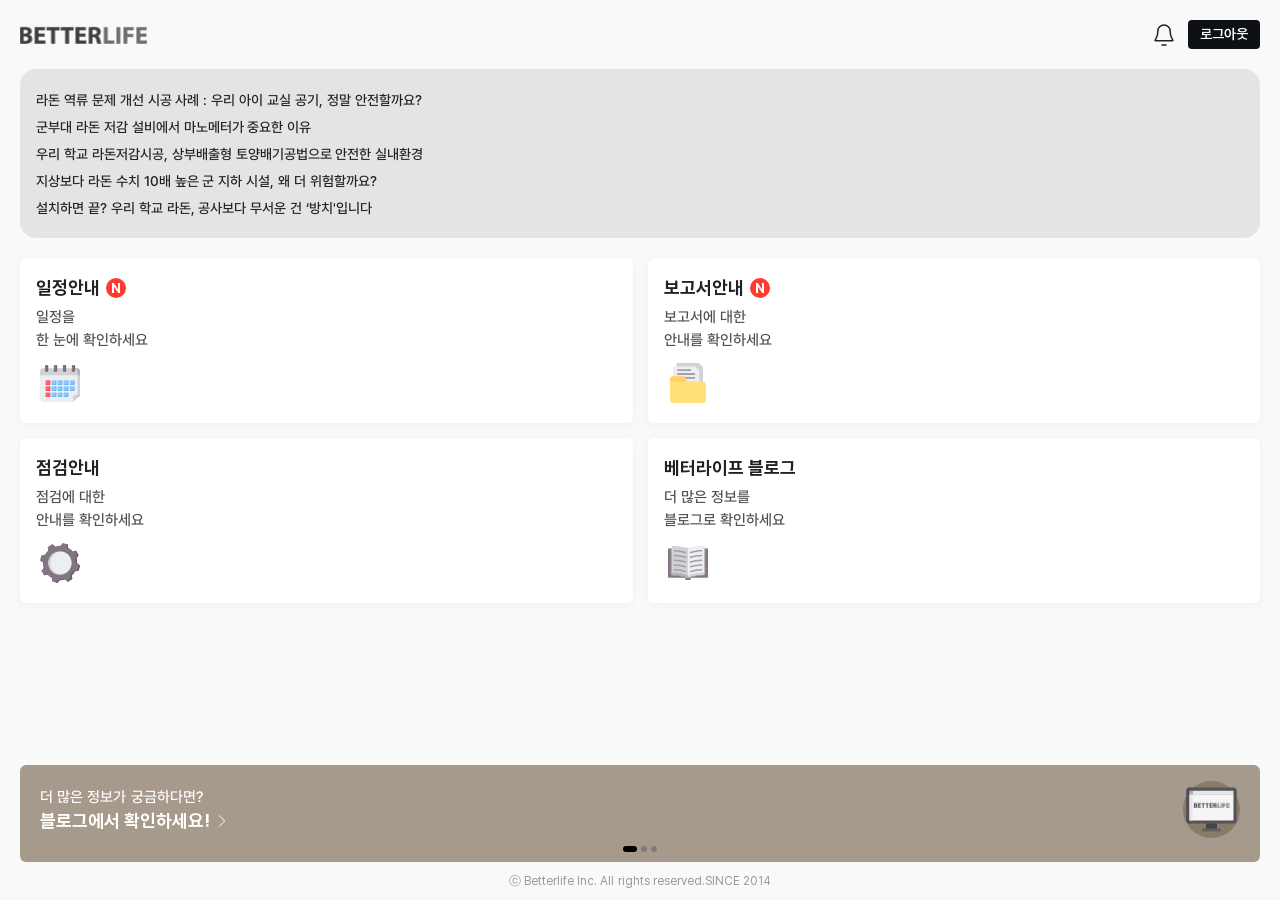
<file: index.html>
<!DOCTYPE html>
<html lang="ko">

<head>
    <meta charset="utf-8" />
    <meta name="Keywords" content="" />
    <meta name="Description" content="" />
    <meta name="Author" content="" />
    <meta name="viewport"
        content="width=device-width, height=device-height, initial-scale=1.0, minimum-scale=1.0, maximum-scale=2.0, user-scalable=yes">
    <title>베터라이프</title>
    <link rel="stylesheet" href="css/fonts.css">
    <link rel="stylesheet" href="css/reset.css">
    <link rel="stylesheet" href="css/style.css">
    <link rel="stylesheet" href="css/main.css">
    <link rel="stylesheet" href="css/aos.css">
    <link rel="stylesheet" href="css/slick.css">

    <script src="js/jquery-1.12.4.min.js"></script>
    <script src="js/slick.min.js"></script>
    <script src="js/aos.js"></script>
    <script src="js/main.js"></script>
    <script src="js/script.js"></script>

</head>

<body>

    <div id="wrap">

        <header id="headerWrap">
            <div class="container">

                <div class="headerBox">

                    <div class="logoBox">
                        <h1>
                            <a href="#">
                                <img src="images/common/logo01.svg" alt="BETTERLIFE">
                            </a>
                        </h1>
                    </div>
                    <!-- //logoBox -->

                    <div class="utilBox">
                        <button type="button" class="alarmBtn" aria-label="알림"></button>
                        <a href="#" class="authBtn">로그아웃</a>
                    </div>
                    <!-- //utilBox -->

                </div>

            </div>
        </header>
        <!-- //headerWrap -->

        <main>

            <section id="noticeWrap">
                <div class="container">
                    <div class="noticeBox">

                        <ul class="noticeList">
                            <li>
                                <a href="#">라돈 역류 문제 개선 시공 사례 : 우리 아이 교실 공기, 정말 안전할까요?</a>
                            </li>
                            <li>
                                <a href="#">군부대 라돈 저감 설비에서 마노메터가 중요한 이유</a>
                            </li>
                            <li>
                                <a href="#">우리 학교 라돈저감시공, 상부배출형 토양배기공법으로 안전한 실내환경</a>
                            </li>
                            <li>
                                <a href="#">지상보다 라돈 수치 10배 높은 군 지하 시설, 왜 더 위험할까요?</a>
                            </li>
                            <li>
                                <a href="#">설치하면 끝? 우리 학교 라돈, 공사보다 무서운 건 ‘방치'입니다</a>
                            </li>
                        </ul>
                        <!-- //infoList -->

                    </div>
                </div>
            </section>
            <!-- //noticeWrap -->

            <section id="infoWrap">
                <div class="container">
                    <div class="infoBox">

                        <ul class="infoList">
                            <li>
                                <a href="#">
                                    <h2>
                                        일정안내
                                        <img src="images/common/notification_icon.svg" alt="새 글">
                                    </h2>
                                    <p>
                                        일정을 <br>
                                        한 눈에 확인하세요
                                    </p>
                                    <img src="images/main/info_icon01.svg" alt="">
                                </a>
                            </li>
                            <li>
                                <a href="#">
                                    <h2>
                                        보고서안내
                                        <img src="images/common/notification_icon.svg" alt="새 글">
                                    </h2>
                                    <p>
                                        보고서에 대한 <br>
                                        안내를 확인하세요
                                    </p>
                                    <img src="images/main/info_icon02.svg" alt="">
                                </a>
                            </li>
                            <li>
                                <a href="#">
                                    <h2>
                                        점검안내
                                    </h2>
                                    <p>
                                        점검에 대한 <br>
                                        안내를 확인하세요
                                    </p>
                                    <img src="images/main/info_icon03.svg" alt="">
                                </a>
                            </li>
                            <li>
                                <a href="#">
                                    <h2>
                                        베터라이프 블로그
                                    </h2>
                                    <p>
                                        더 많은 정보를<br>
                                        블로그로 확인하세요
                                    </p>
                                    <img src="images/main/info_icon04.svg" alt="">
                                </a>
                            </li>
                        </ul>

                    </div>
                </div>
            </section>
            <!-- //infoWrap -->

        </main>
        <!-- //main -->

        <footer id="footerWrap">
            <div class="container">

                <div class="bannerBox">

                    <div class="slickWrap">
                        <div class="slick">

                            <div class="slide">
                                <a href="#" class="slideBox">
                                    <p>
                                        더 많은 정보가 궁금하다면?
                                        <strong>
                                            블로그에서 확인하세요!
                                        </strong>
                                    </p>
                                    <img src="images/common/banner_img01.svg" alt="">
                                </a>
                            </div>
                            <!-- //slide -->

                            <div class="slide">
                                <a href="#" class="slideBox">
                                    <p>
                                        더 많은 정보가 궁금하다면?
                                        <strong>
                                            블로그에서 확인하세요!
                                        </strong>
                                    </p>
                                    <img src="images/common/banner_img01.svg" alt="">
                                </a>
                            </div>
                            <!-- //slide -->

                            <div class="slide">
                                <a href="#" class="slideBox">
                                    <p>
                                        더 많은 정보가 궁금하다면?
                                        <strong>
                                            블로그에서 확인하세요!
                                        </strong>
                                    </p>
                                    <img src="images/common/banner_img01.svg" alt="">
                                </a>
                            </div>
                            <!-- //slide -->

                        </div>
                    </div>
                </div>
                <!-- //bannerBox -->

                <div class="footerBox">
                    <span class="copyright">
                        ⓒ Betterlife Inc. All rights reserved.SINCE 2014
                    </span>
                </div>
                <!-- //footerBox -->

            </div>
        </footer>
        <!-- //footerWrap -->

    </div>
    <!-- //wrap -->

</body>

</html>
</file>
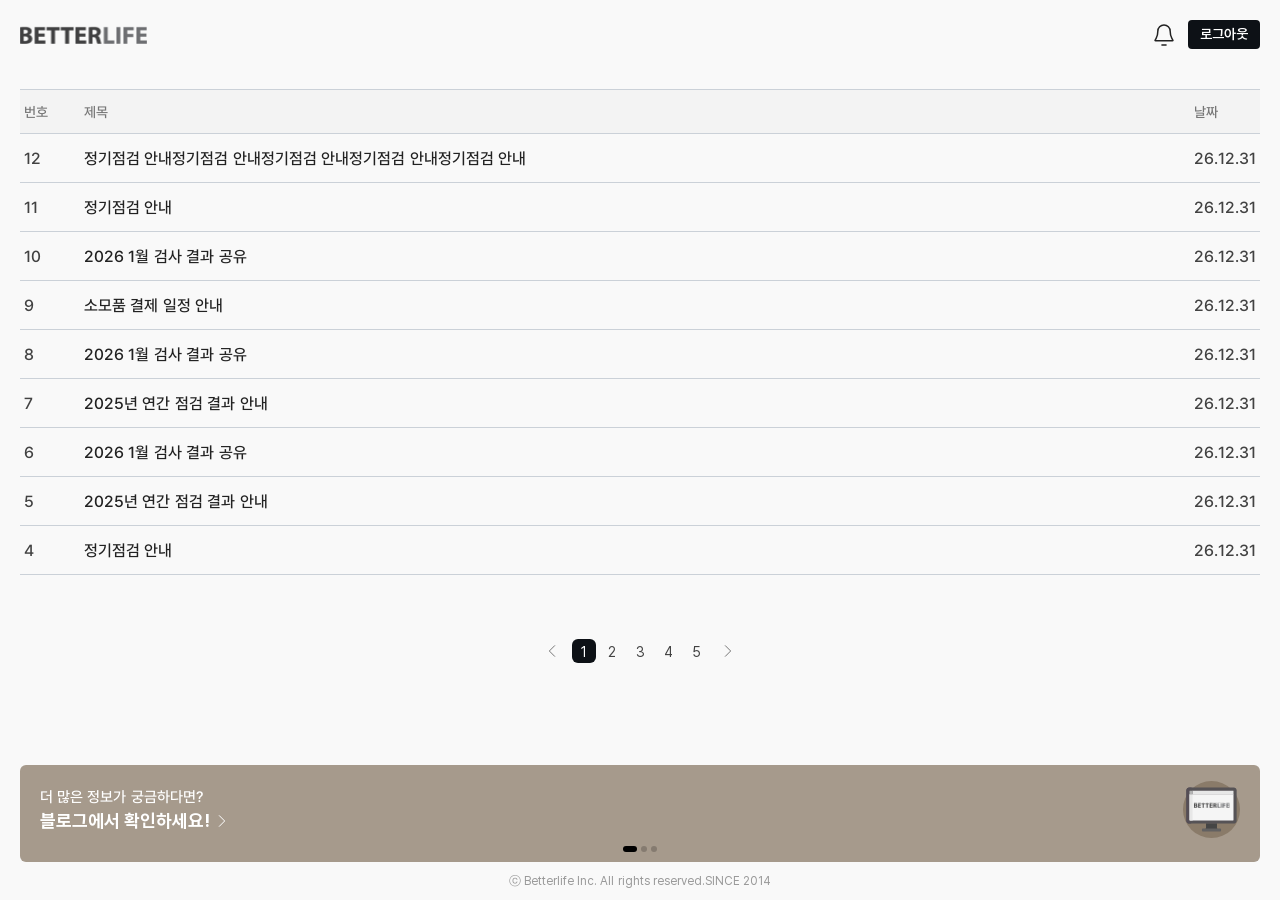
<file: sub/sub_board_list.html>
<!DOCTYPE html>
<html lang="ko">

<head>
    <meta charset="utf-8" />
    <meta name="Keywords" content="" />
    <meta name="Description" content="" />
    <meta name="Author" content="" />
    <meta name="viewport"
        content="width=device-width, height=device-height, initial-scale=1.0, minimum-scale=1.0, maximum-scale=2.0, user-scalable=yes">
    <title>베터라이프</title>
    <link rel="stylesheet" href="../css/fonts.css">
    <link rel="stylesheet" href="../css/reset.css">
    <link rel="stylesheet" href="../css/style.css">
    <link rel="stylesheet" href="../css/sub.css">
    <link rel="stylesheet" href="../css/aos.css">
    <link rel="stylesheet" href="../css/slick.css">

    <script src="../js/jquery-1.12.4.min.js"></script>
    <script src="../js/slick.min.js"></script>
    <script src="../js/aos.js"></script>
    <script src="../js/sub.js"></script>
    <script src="../js/script.js"></script>

</head>

<body>

    <div id="wrap">

        <header id="headerWrap">
            <div class="container">

                <div class="headerBox">

                    <div class="logoBox">
                        <h1>
                            <a href="#">
                                <img src="../images/common/logo01.svg" alt="BETTERLIFE">
                            </a>
                        </h1>
                    </div>
                    <!-- //logoBox -->

                    <div class="utilBox">
                        <button type="button" class="alarmBtn" aria-label="알림"></button>
                        <a href="#" class="authBtn">로그아웃</a>
                    </div>
                    <!-- //utilBox -->

                </div>

            </div>
        </header>
        <!-- //headerWrap -->

        <main>

            <!-- 콘텐츠 영역 -->
            <div class="contentBox">

                <div class="container">
                    <div class="boardListBox">
                        <div class="boardTableBox">
                            <table class="boardTable">
                                <caption class="blind">
                                    공지사항 테이블
                                </caption>
                                <colgroup>
                                    <col style="width: 60px">
                                    <col style="width: auto">
                                    <col style="width: 70px">
                                </colgroup>
                                <thead>
                                    <tr>
                                        <th>
                                            번호
                                        </th>
                                        <th>
                                            제목
                                        </th>
                                        <th>
                                            날짜
                                        </th>
                                    </tr>
                                </thead>
                                <tbody>
                                    <tr>
                                        <td>12</td>
                                        <td>
                                            <a href="#">정기점검 안내정기점검 안내정기점검 안내정기점검 안내정기점검 안내</a>
                                        </td>
                                        <td>26.12.31</td>
                                    </tr>
                                    <tr>
                                        <td>11</td>
                                        <td>
                                            <a href="#">정기점검 안내</a>
                                        </td>
                                        <td>26.12.31</td>
                                    </tr>
                                    <tr>
                                        <td>10</td>
                                        <td>
                                            <a href="#">2026 1월 검사 결과 공유</a>
                                        </td>
                                        <td>26.12.31</td>
                                    </tr>
                                    <tr>
                                        <td>9</td>
                                        <td>
                                            <a href="#">소모품 결제 일정 안내</a>
                                        </td>
                                        <td>26.12.31</td>
                                    </tr>
                                    <tr>
                                        <td>8</td>
                                        <td>
                                            <a href="#">2026 1월 검사 결과 공유</a>
                                        </td>
                                        <td>26.12.31</td>
                                    </tr>
                                    <tr>
                                        <td>7</td>
                                        <td>
                                            <a href="#">2025년 연간 점검 결과 안내</a>
                                        </td>
                                        <td>26.12.31</td>
                                    </tr>
                                    <tr>
                                        <td>6</td>
                                        <td>
                                            <a href="#">2026 1월 검사 결과 공유</a>
                                        </td>
                                        <td>26.12.31</td>
                                    </tr>
                                    <tr>
                                        <td>5</td>
                                        <td>
                                            <a href="#">2025년 연간 점검 결과 안내</a>
                                        </td>
                                        <td>26.12.31</td>
                                    </tr>
                                    <tr>
                                        <td>4</td>
                                        <td>
                                            <a href="#">정기점검 안내</a>
                                        </td>
                                        <td>26.12.31</td>
                                    </tr>
                                </tbody>
                            </table>
                            <!-- //boardTable -->

                        </div>
                        <!-- //boardTableBox -->

                    </div>
                    <!-- //boardListBox -->


                    <nav class="paginationBox" aria-label="페이지 네비게이션">
                        <a href="#" class="pageLink pageLinkPrev" aria-label="이전 페이지로 이동">
                        </a>
                        <a href="#" class="pageLink active" aria-current="page">
                            1
                        </a>
                        <a href="#" class="pageLink">
                            2
                        </a>
                        <a href="#" class="pageLink">
                            3
                        </a>
                        <a href="#" class="pageLink">
                            4
                        </a>
                        <a href="#" class="pageLink">
                            5
                        </a>
                        <a href="#" class="pageLink pageLinkNext" aria-label="다음 페이지로 이동">
                        </a>
                    </nav>



                </div>
                <!-- //container -->

            </div>
            <!--//contentBox -->

        </main>
        <!-- //main -->

        <footer id="footerWrap">
            <div class="container">

                <div class="bannerBox">

                    <div class="slickWrap">
                        <div class="slick">

                            <div class="slide">
                                <a href="#" class="slideBox">
                                    <p>
                                        더 많은 정보가 궁금하다면?
                                        <strong>
                                            블로그에서 확인하세요!
                                        </strong>
                                    </p>
                                    <img src="../images/common/banner_img01.svg" alt="">
                                </a>
                            </div>
                            <!-- //slide -->

                            <div class="slide">
                                <a href="#" class="slideBox">
                                    <p>
                                        더 많은 정보가 궁금하다면?
                                        <strong>
                                            블로그에서 확인하세요!
                                        </strong>
                                    </p>
                                    <img src="../images/common/banner_img01.svg" alt="">
                                </a>
                            </div>
                            <!-- //slide -->

                            <div class="slide">
                                <a href="#" class="slideBox">
                                    <p>
                                        더 많은 정보가 궁금하다면?
                                        <strong>
                                            블로그에서 확인하세요!
                                        </strong>
                                    </p>
                                    <img src="../images/common/banner_img01.svg" alt="">
                                </a>
                            </div>
                            <!-- //slide -->

                        </div>
                    </div>
                </div>
                <!-- //bannerBox -->

                <div class="footerBox">
                    <span class="copyright">
                        ⓒ Betterlife Inc. All rights reserved.SINCE 2014
                    </span>
                </div>
                <!-- //footerBox -->

            </div>
        </footer>
        <!-- //footerWrap -->

    </div>
    <!-- //wrap -->

</body>

</html>
</file>
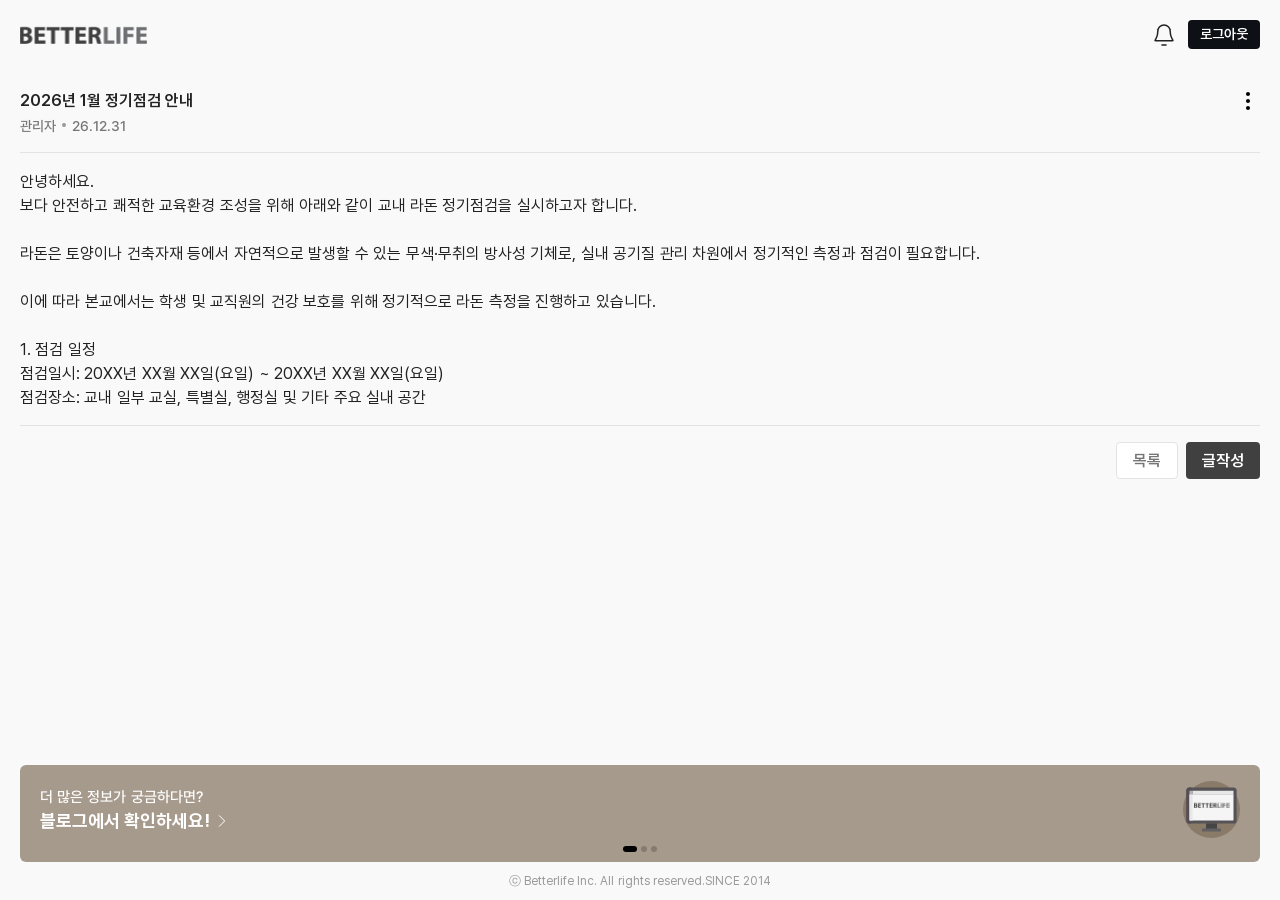
<file: sub/sub_board_view.html>
<!DOCTYPE html>
<html lang="ko">

<head>
    <meta charset="utf-8" />
    <meta name="Keywords" content="" />
    <meta name="Description" content="" />
    <meta name="Author" content="" />
    <meta name="viewport"
        content="width=device-width, height=device-height, initial-scale=1.0, minimum-scale=1.0, maximum-scale=2.0, user-scalable=yes">
    <title>베터라이프</title>
    <link rel="stylesheet" href="../css/fonts.css">
    <link rel="stylesheet" href="../css/reset.css">
    <link rel="stylesheet" href="../css/style.css">
    <link rel="stylesheet" href="../css/sub.css">
    <link rel="stylesheet" href="../css/aos.css">
    <link rel="stylesheet" href="../css/slick.css">

    <script src="../js/jquery-1.12.4.min.js"></script>
    <script src="../js/slick.min.js"></script>
    <script src="../js/aos.js"></script>
    <script src="../js/sub.js"></script>
    <script src="../js/script.js"></script>

</head>

<body>

    <div id="wrap">

        <header id="headerWrap">
            <div class="container">

                <div class="headerBox">

                    <div class="logoBox">
                        <h1>
                            <a href="#">
                                <img src="../images/common/logo01.svg" alt="BETTERLIFE">
                            </a>
                        </h1>
                    </div>
                    <!-- //logoBox -->

                    <div class="utilBox">
                        <button type="button" class="alarmBtn" aria-label="알림"></button>
                        <a href="#" class="authBtn">로그아웃</a>
                    </div>
                    <!-- //utilBox -->

                </div>

            </div>
        </header>
        <!-- //headerWrap -->

        <main>

            <!-- 콘텐츠 영역 -->
            <div class="contentBox">

                <div class="container">
                    <div class="boardViewBox">

                        <div class="boardViewTopBox">
                            <h2>
                                2026년 1월 정기점검 안내
                            </h2>
                            <div class="boardViewPostInfoBox">
                                <span class="author">관리자</span>
                                <span class="date">26.12.31</span>
                            </div>

                            <div class="boardViewPostOptionBox">
                                <button type="button" class="boardViewPostOptionBtn" aria-label="게시글 옵션 열기">
                                </button>

                                <div class="boardViewPostOptionMenu">
                                    <button type="button" class="boardViewPostOptionMenuBtn edit">게시글 수정</button>
                                    <button type="button" class="boardViewPostOptionMenuBtn delete">게시글 삭제</button>
                                </div>
                            </div>
                            <!-- //boardViewPostOptionBox -->

                        </div>
                        <!-- //boardViewTopBox -->

                        <div class="boardViewContentBox">

                            <p>
                                안녕하세요. <br>
                                보다 안전하고 쾌적한 교육환경 조성을 위해 아래와 같이 교내 라돈 정기점검을 실시하고자 합니다. <br><br>

                                라돈은 토양이나 건축자재 등에서 자연적으로 발생할 수 있는 무색·무취의 방사성 기체로, 실내 공기질 관리 차원에서 정기적인 측정과 점검이 필요합니다.
                                <br><br>

                                이에 따라 본교에서는 학생 및 교직원의 건강 보호를 위해 정기적으로 라돈 측정을 진행하고 있습니다. <br><br>

                                1. 점검 일정 <br>
                                점검일시: 20XX년 XX월 XX일(요일) ~ 20XX년 XX월 XX일(요일) <br>
                                점검장소: 교내 일부 교실, 특별실, 행정실 및 기타 주요 실내 공간
                            </p>

                        </div>
                        <!-- //boardViewContentBox -->


                    </div>
                    <!-- //boardViewBox -->

                    <div class="btnBox right">
                        <button type="button" class="btn btnLine">
                            목록
                        </button>
                        <button type="button" class="btn btnPrimary">
                            글작성
                        </button>
                    </div>
                    <!-- //btnBox -->

                </div>
                <!-- //container -->

            </div>
            <!--//contentBox -->

        </main>
        <!-- //main -->

        <footer id="footerWrap">
            <div class="container">

                <div class="bannerBox">

                    <div class="slickWrap">
                        <div class="slick">

                            <div class="slide">
                                <a href="#" class="slideBox">
                                    <p>
                                        더 많은 정보가 궁금하다면?
                                        <strong>
                                            블로그에서 확인하세요!
                                        </strong>
                                    </p>
                                    <img src="../images/common/banner_img01.svg" alt="">
                                </a>
                            </div>
                            <!-- //slide -->

                            <div class="slide">
                                <a href="#" class="slideBox">
                                    <p>
                                        더 많은 정보가 궁금하다면?
                                        <strong>
                                            블로그에서 확인하세요!
                                        </strong>
                                    </p>
                                    <img src="../images/common/banner_img01.svg" alt="">
                                </a>
                            </div>
                            <!-- //slide -->

                            <div class="slide">
                                <a href="#" class="slideBox">
                                    <p>
                                        더 많은 정보가 궁금하다면?
                                        <strong>
                                            블로그에서 확인하세요!
                                        </strong>
                                    </p>
                                    <img src="../images/common/banner_img01.svg" alt="">
                                </a>
                            </div>
                            <!-- //slide -->

                        </div>
                    </div>
                </div>
                <!-- //bannerBox -->

                <div class="footerBox">
                    <span class="copyright">
                        ⓒ Betterlife Inc. All rights reserved.SINCE 2014
                    </span>
                </div>
                <!-- //footerBox -->

            </div>
        </footer>
        <!-- //footerWrap -->

    </div>
    <!-- //wrap -->

</body>

</html>
</file>
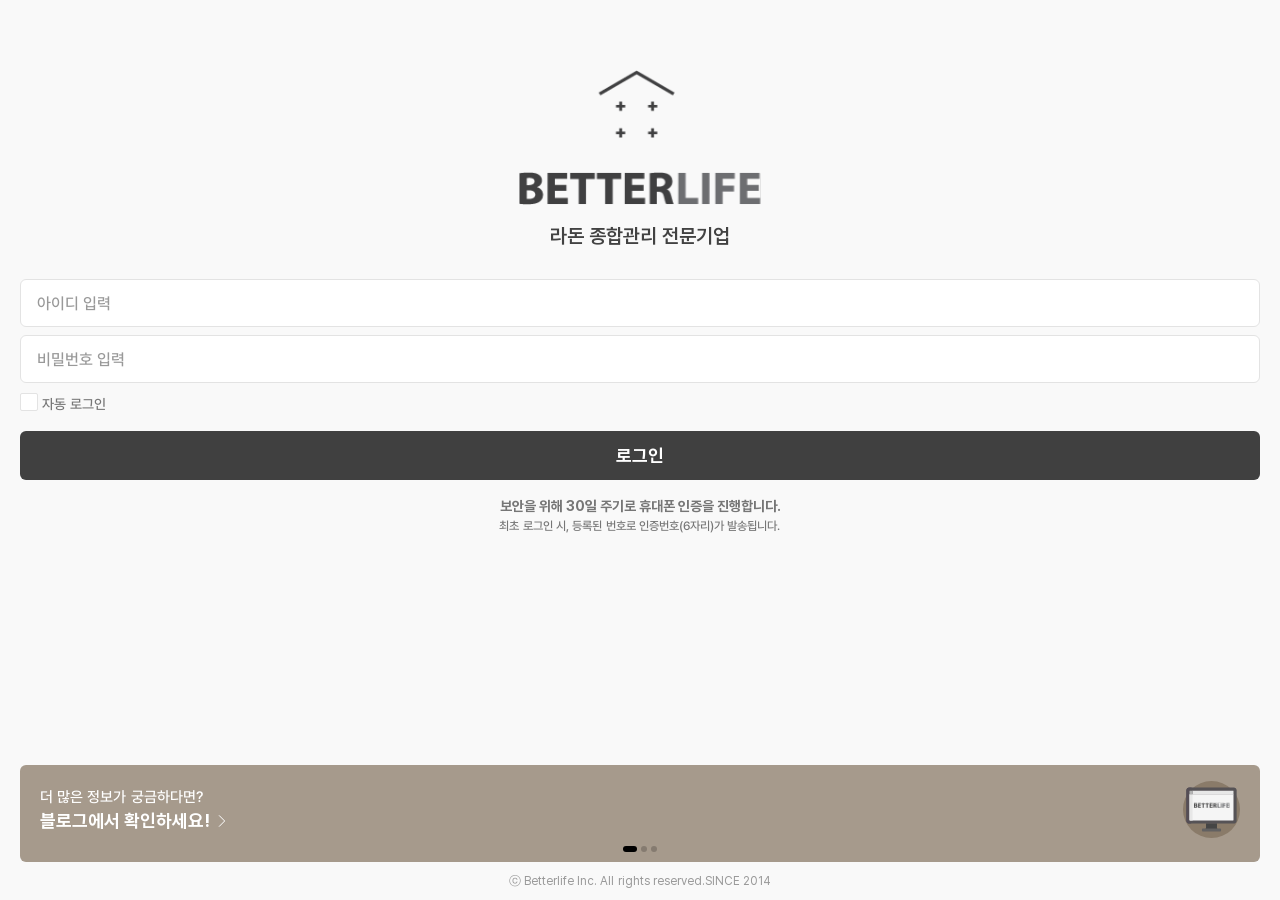
<file: sub/sub_login.html>
<!DOCTYPE html>
<html lang="ko">

<head>
    <meta charset="utf-8" />
    <meta name="Keywords" content="" />
    <meta name="Description" content="" />
    <meta name="Author" content="" />
    <meta name="viewport"
        content="width=device-width, height=device-height, initial-scale=1.0, minimum-scale=1.0, maximum-scale=2.0, user-scalable=yes">
    <title>베터라이프</title>
    <link rel="stylesheet" href="../css/fonts.css">
    <link rel="stylesheet" href="../css/reset.css">
    <link rel="stylesheet" href="../css/style.css">
    <link rel="stylesheet" href="../css/sub.css">
    <link rel="stylesheet" href="../css/aos.css">
    <link rel="stylesheet" href="../css/slick.css">

    <script src="../js/jquery-1.12.4.min.js"></script>
    <script src="../js/slick.min.js"></script>
    <script src="../js/aos.js"></script>
    <script src="../js/sub.js"></script>
    <script src="../js/script.js"></script>

</head>

<body>

    <div id="wrap">


        <main>

            <!-- 콘텐츠 영역 -->
            <div class="contentBox">

                <div class="container">

                    <div class="loginBox">

                        <div class="loginLogoBox">
                            <img src="../images/common/logo02.svg" alt="BETTERLIFE">
                            <h1>라돈 종합관리 전문기업</h1>
                        </div>
                        <!-- //loginLogoBox -->

                        <form>

                            <div class="inputBox">
                                <input id="id" type="text" placeholder="아이디 입력">
                                <label for="id" class="blind">아이디 입력</label>
                            </div>

                            <div class="inputBox">
                                <input id="password" type="text" placeholder="비밀번호 입력">
                                <label for="password" class="blind">비밀번호 입력</label>
                            </div>

                            <div class="inputBox">
                                <input id="chk" type="checkbox" class="blind">
                                <label for="chk">자동 로그인</label>
                            </div>

                            <button type="submit" class="loginBtn">
                                로그인
                            </button>

                        </form>

                        <p class="loginInfoText">
                            <strong>
                                보안을 위해 30일 주기로 휴대폰 인증을 진행합니다.
                            </strong>
                            최초 로그인 시, 등록된 번호로 인증번호(6자리)가 발송됩니다.
                        </p>

                    </div>
                    <!-- //loginBox -->

                </div>
                <!-- //container -->

            </div>
            <!--//contentBox -->

        </main>
        <!-- //main -->

        <footer id="footerWrap">
            <div class="container">

                <div class="bannerBox">

                    <div class="slickWrap">
                        <div class="slick">

                            <div class="slide">
                                <a href="#" class="slideBox">
                                    <p>
                                        더 많은 정보가 궁금하다면?
                                        <strong>
                                            블로그에서 확인하세요!
                                        </strong>
                                    </p>
                                    <img src="../images/common/banner_img01.svg" alt="">
                                </a>
                            </div>
                            <!-- //slide -->

                            <div class="slide">
                                <a href="#" class="slideBox">
                                    <p>
                                        더 많은 정보가 궁금하다면?
                                        <strong>
                                            블로그에서 확인하세요!
                                        </strong>
                                    </p>
                                    <img src="../images/common/banner_img01.svg" alt="">
                                </a>
                            </div>
                            <!-- //slide -->

                            <div class="slide">
                                <a href="#" class="slideBox">
                                    <p>
                                        더 많은 정보가 궁금하다면?
                                        <strong>
                                            블로그에서 확인하세요!
                                        </strong>
                                    </p>
                                    <img src="../images/common/banner_img01.svg" alt="">
                                </a>
                            </div>
                            <!-- //slide -->

                        </div>
                    </div>
                </div>
                <!-- //bannerBox -->

                <div class="footerBox">
                    <span class="copyright">
                        ⓒ Betterlife Inc. All rights reserved.SINCE 2014
                    </span>
                </div>
                <!-- //footerBox -->

            </div>
        </footer>
        <!-- //footerWrap -->

    </div>
    <!-- //wrap -->

</body>

</html>
</file>
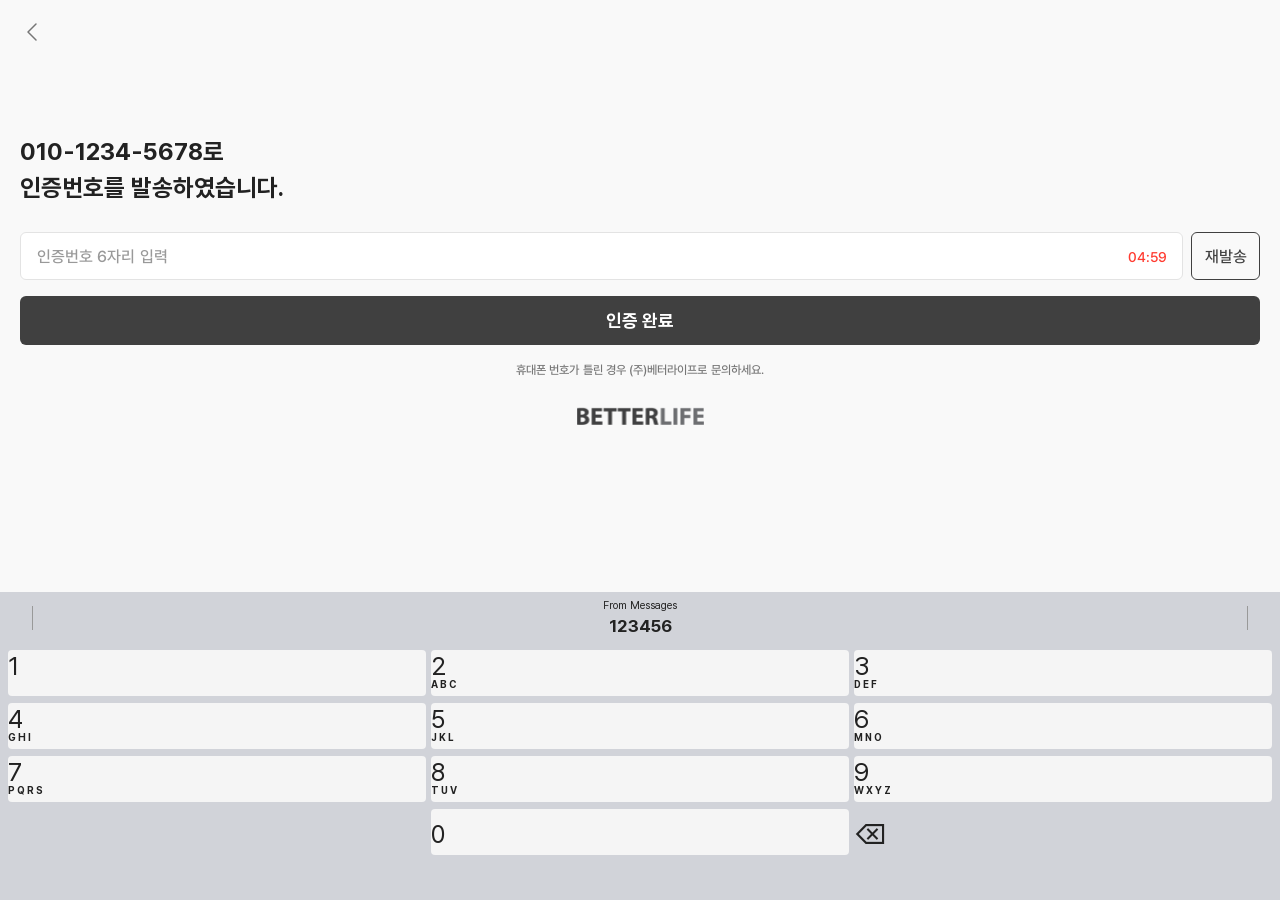
<file: sub/sub_login_certification_number.html>
<!DOCTYPE html>
<html lang="ko">

<head>
    <meta charset="utf-8" />
    <meta name="Keywords" content="" />
    <meta name="Description" content="" />
    <meta name="Author" content="" />
    <meta name="viewport"
        content="width=device-width, height=device-height, initial-scale=1.0, minimum-scale=1.0, maximum-scale=2.0, user-scalable=yes">
    <title>베터라이프</title>
    <link rel="stylesheet" href="../css/fonts.css">
    <link rel="stylesheet" href="../css/reset.css">
    <link rel="stylesheet" href="../css/style.css">
    <link rel="stylesheet" href="../css/sub.css">
    <link rel="stylesheet" href="../css/aos.css">
    <link rel="stylesheet" href="../css/slick.css">

    <script src="../js/jquery-1.12.4.min.js"></script>
    <script src="../js/slick.min.js"></script>
    <script src="../js/aos.js"></script>
    <script src="../js/sub.js"></script>
    <script src="../js/script.js"></script>

</head>

<body>

    <div id="wrap">

        <header id="headerWrap">
            <div class="container">
                <div class="headerBox">
                    <a href="#" aria-label="이 전 페이지이동" class="prevPageLink"></a>
                </div>
            </div>
        </header>
        <!-- //headerWrap -->

        <main>

            <!-- 콘텐츠 영역 -->
            <div class="contentBox">
                <div class="container">
                    <div class="loginBox">

                        <div class="certificationNumberBox">
                            <p class="certificationNumberText">
                                010-1234-5678로 <br>
                                인증번호를 발송하였습니다.
                            </p>

                            <form>

                                <div class="certificationNumberBox">
                                    <div class="inputBox">
                                        <input id="id" type="text" placeholder="인증번호 6자리 입력">
                                        <label for="id" class="blind">인증번호 6자리 입력</label>
                                        <span class="authTime">04:59</span>
                                    </div>
                                    <button type="submit" class="certificationNumberBtn">
                                        재발송
                                    </button>
                                </div>
                                <!-- //certificationNumberBox -->

                                <button type="submit" class="loginBtn">
                                    인증 완료
                                </button>

                            </form>

                            <p class="loginInfoText">
                                휴대폰 번호가 틀린 경우 (주)베터라이프로 문의하세요.
                            </p>

                            <img src="../images/common/logo01.svg" alt="BETTERLIFE" class="logo">

                        </div>
                        <!-- //certificationNumberBox -->

                    </div>
                    <!-- //loginBox -->

                </div>
                <!-- //container -->

                <div class="certificationKeypadBox">

                    <div class="authCodeDisplayBox">
                        <span class="authCodeSource">From Messages</span>
                        <strong class="authCodeNumber">123456</strong>
                    </div>
                    <!-- //authCodeDisplayBox -->

                    <div class="keypadNumberBox">
                        <button type="button" class="keypadBtn">
                            <span class="num">1</span>
                        </button>
                        <button type="button" class="keypadBtn">
                            <span class="num">2</span>
                            <span class="eng">ABC</span>
                        </button>
                        <button type="button" class="keypadBtn">
                            <span class="num">3</span>
                            <span class="eng">DEF</span>
                        </button>
                        <button type="button" class="keypadBtn">
                            <span class="num">4</span>
                            <span class="eng">GHI</span>
                        </button>
                        <button type="button" class="keypadBtn">
                            <span class="num">5</span>
                            <span class="eng">JKL</span>
                        </button>
                        <button type="button" class="keypadBtn">
                            <span class="num">6</span>
                            <span class="eng">MNO</span>
                        </button>
                        <button type="button" class="keypadBtn">
                            <span class="num">7</span>
                            <span class="eng">PQRS</span>
                        </button>
                        <button type="button" class="keypadBtn">
                            <span class="num">8</span>
                            <span class="eng">TUV</span>
                        </button>
                        <button type="button" class="keypadBtn">
                            <span class="num">9</span>
                            <span class="eng">WXYZ</span>
                        </button>
                        <button type="button" class="keypadBtn keypadBlank" aria-hidden="true" tabindex="-1"></button>
                        <button type="button" class="keypadBtn keypadZeroBtn">
                            <span class="num">0</span>
                        </button>
                        <button type="button" class="keypadBtn keypadDeleteBtn">
                            <span class="blind">삭제</span>
                        </button>
                    </div>
                    <!-- //keypadNumberBox -->

                </div>
                <!-- //certificationKeypadBox -->

            </div>
            <!--//contentBox -->

        </main>
        <!-- //main -->

        <footer id="footerWrap">
            <div class="container">

                <div class="bannerBox">

                    <div class="slickWrap">
                        <div class="slick">

                            <div class="slide">
                                <a href="#" class="slideBox">
                                    <p>
                                        더 많은 정보가 궁금하다면?
                                        <strong>
                                            블로그에서 확인하세요!
                                        </strong>
                                    </p>
                                    <img src="../images/common/banner_img01.svg" alt="">
                                </a>
                            </div>
                            <!-- //slide -->

                            <div class="slide">
                                <a href="#" class="slideBox">
                                    <p>
                                        더 많은 정보가 궁금하다면?
                                        <strong>
                                            블로그에서 확인하세요!
                                        </strong>
                                    </p>
                                    <img src="../images/common/banner_img01.svg" alt="">
                                </a>
                            </div>
                            <!-- //slide -->

                            <div class="slide">
                                <a href="#" class="slideBox">
                                    <p>
                                        더 많은 정보가 궁금하다면?
                                        <strong>
                                            블로그에서 확인하세요!
                                        </strong>
                                    </p>
                                    <img src="../images/common/banner_img01.svg" alt="">
                                </a>
                            </div>
                            <!-- //slide -->

                        </div>
                    </div>
                </div>
                <!-- //bannerBox -->

                <div class="footerBox">
                    <span class="copyright">
                        ⓒ Betterlife Inc. All rights reserved.SINCE 2014
                    </span>
                </div>
                <!-- //footerBox -->

            </div>
        </footer>
        <!-- //footerWrap -->

    </div>
    <!-- //wrap -->

</body>

</html>
</file>
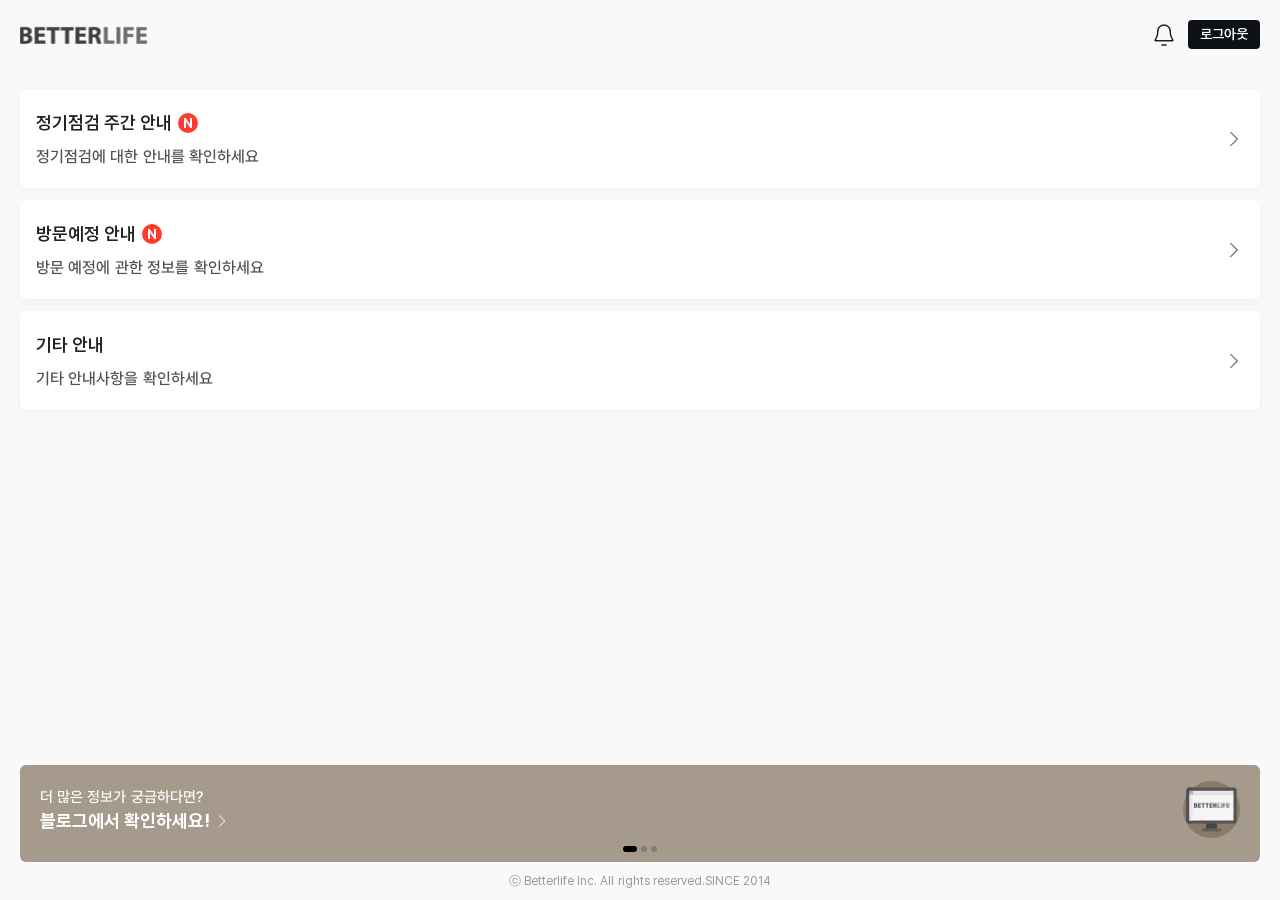
<file: sub/sub_notice_list.html>
<!DOCTYPE html>
<html lang="ko">

<head>
    <meta charset="utf-8" />
    <meta name="Keywords" content="" />
    <meta name="Description" content="" />
    <meta name="Author" content="" />
    <meta name="viewport"
        content="width=device-width, height=device-height, initial-scale=1.0, minimum-scale=1.0, maximum-scale=2.0, user-scalable=yes">
    <title>베터라이프</title>
    <link rel="stylesheet" href="../css/fonts.css">
    <link rel="stylesheet" href="../css/reset.css">
    <link rel="stylesheet" href="../css/style.css">
    <link rel="stylesheet" href="../css/sub.css">
    <link rel="stylesheet" href="../css/aos.css">
    <link rel="stylesheet" href="../css/slick.css">

    <script src="../js/jquery-1.12.4.min.js"></script>
    <script src="../js/slick.min.js"></script>
    <script src="../js/aos.js"></script>
    <script src="../js/sub.js"></script>
    <script src="../js/script.js"></script>

</head>

<body>

    <div id="wrap">

        <header id="headerWrap">
            <div class="container">

                <div class="headerBox">

                    <div class="logoBox">
                        <h1>
                            <a href="#">
                                <img src="../images/common/logo01.svg" alt="BETTERLIFE">
                            </a>
                        </h1>
                    </div>
                    <!-- //logoBox -->

                    <div class="utilBox">
                        <button type="button" class="alarmBtn" aria-label="알림"></button>
                        <a href="#" class="authBtn">로그아웃</a>
                    </div>
                    <!-- //utilBox -->

                </div>

            </div>
        </header>
        <!-- //headerWrap -->

        <main>

            <!-- 콘텐츠 영역 -->
            <div class="contentBox">

                <div class="container">

                    <div class="noticeListBox">
                        <ul class="noticeList">
                            <li>
                                <a href="#">
                                    <h2>
                                        정기점검 주간 안내
                                        <img src="../images/common/notification_icon.svg" alt="새 글">
                                    </h2>
                                    <p>
                                        정기점검에 대한 안내를 확인하세요
                                    </p>
                                </a>
                            </li>
                            <li>
                                <a href="#">
                                    <h2>
                                        방문예정 안내
                                        <img src="../images/common/notification_icon.svg" alt="새 글">
                                    </h2>
                                    <p>
                                        방문 예정에 관한 정보를 확인하세요
                                    </p>
                                </a>
                            </li>
                            <li>
                                <a href="#">
                                    <h2>
                                        기타 안내
                                    </h2>
                                    <p>
                                        기타 안내사항을 확인하세요
                                    </p>
                                </a>
                            </li>
                        </ul>
                        <!-- //noticeList -->

                    </div>
                    <!-- //noticeListBox -->


                </div>
                <!-- //container -->

            </div>
            <!--//contentBox -->

        </main>
        <!-- //main -->

        <footer id="footerWrap">
            <div class="container">

                <div class="bannerBox">

                    <div class="slickWrap">
                        <div class="slick">

                            <div class="slide">
                                <a href="#" class="slideBox">
                                    <p>
                                        더 많은 정보가 궁금하다면?
                                        <strong>
                                            블로그에서 확인하세요!
                                        </strong>
                                    </p>
                                    <img src="../images/common/banner_img01.svg" alt="">
                                </a>
                            </div>
                            <!-- //slide -->

                            <div class="slide">
                                <a href="#" class="slideBox">
                                    <p>
                                        더 많은 정보가 궁금하다면?
                                        <strong>
                                            블로그에서 확인하세요!
                                        </strong>
                                    </p>
                                    <img src="../images/common/banner_img01.svg" alt="">
                                </a>
                            </div>
                            <!-- //slide -->

                            <div class="slide">
                                <a href="#" class="slideBox">
                                    <p>
                                        더 많은 정보가 궁금하다면?
                                        <strong>
                                            블로그에서 확인하세요!
                                        </strong>
                                    </p>
                                    <img src="../images/common/banner_img01.svg" alt="">
                                </a>
                            </div>
                            <!-- //slide -->

                        </div>
                    </div>
                </div>
                <!-- //bannerBox -->

                <div class="footerBox">
                    <span class="copyright">
                        ⓒ Betterlife Inc. All rights reserved.SINCE 2014
                    </span>
                </div>
                <!-- //footerBox -->

            </div>
        </footer>
        <!-- //footerWrap -->

    </div>
    <!-- //wrap -->

</body>

</html>
</file>
<file: css/fonts.css>
@charset "utf-8";

@font-face {
    font-family: 'Pretendard';
    font-style: normal;
    font-weight: 800;
    src: url(fonts/Pretendard-ExtraBold.woff2) format('woff2'),
        url(fonts/Pretendard-ExtraBold.woff) format('woff'),
        url(fonts/Pretendard-ExtraBold.otf) format('opentype');
}

@font-face {
    font-family: 'Pretendard';
    font-style: normal;
    font-weight: 700;
    src: url(fonts/Pretendard-Bold.woff2) format('woff2'),
        url(fonts/Pretendard-Bold.woff) format('woff'),
        url(fonts/Pretendard-Bold.otf) format('opentype');
}

@font-face {
    font-family: 'Pretendard';
    font-style: normal;
    font-weight: 600;
    src: url(fonts/Pretendard-SemiBold.woff2) format('woff2'),
        url(fonts/Pretendard-SemiBold.woff) format('woff'),
        url(fonts/Pretendard-SemiBold.otf) format('opentype');
}

@font-face {
    font-family: 'Pretendard';
    font-style: normal;
    font-weight: 500;
    src: url(fonts/Pretendard-Medium.woff2) format('woff2'),
        url(fonts/Pretendard-Medium.woff) format('woff'),
        url(fonts/Pretendard-Medium.otf) format('opentype');
}

@font-face {
    font-family: 'Pretendard';
    font-style: normal;
    font-weight: 400;
    src: url(fonts/Pretendard-Regular.woff2) format('woff2'),
        url(fonts/Pretendard-Regular.woff) format('woff'),
        url(fonts/Pretendard-Regular.otf) format('opentype');
}

@font-face {
    font-family: 'Pretendard';
    font-style: normal;
    font-weight: 300;
    src: url(fonts/Pretendard-Light.woff2) format('woff2'),
        url(fonts/Pretendard-Light.woff) format('woff'),
        url(fonts/Pretendard-Light.otf) format('opentype');
}
</file>
<file: css/style.css>
@charset "UTF-8";

/* 공통 */
#wrap{height: 100%; display: flex; flex-direction: column;}
main{flex: 1;}
body{background-color: #F9F9F9;}

/* 가운데영역 */
.container{padding: 0 20px;}

/* 헤더 */
#headerWrap{padding: 20px 0;}
#headerWrap .headerBox{display: flex; justify-content: space-between; align-items: center;}
#headerWrap .logoBox h1 a,
#headerWrap .logoBox h1 a img{display: block;}
#headerWrap .utilBox{display: flex; align-items: center; gap: 0 12px;}
#headerWrap .utilBox .alarmBtn{width: 24px; height: 24px; background: url(../images/common/alarm_icon.svg)no-repeat center;}
#headerWrap .utilBox .authBtn{padding: 4px 12px; border-radius: 4px; background-color: #0D1116; color: #fff; font-weight: 600; font-size: 14px;}

/* 푸터 */
#footerWrap .footerBox{padding: 10px 0;}
#footerWrap .copyright{display: block; font-size: 12px; color: #999; text-align: center;}

/* 배너영역 */
.bannerBox .slide{padding: 0 20px;}
.bannerBox{padding: 16px 0 10px; background-color: #A69A8C; border-radius: 6px;}
.bannerBox p{font-size: 15px; color: #fff; font-weight: 500;}
.bannerBox p strong{display: flex; align-items: center; gap: 4px; font-size: 18px;}
.bannerBox p strong::after{content: ''; width: 16px; height: 16px; background: url(../images/main/arrow_icon01.svg)no-repeat center;}
.bannerBox img{display: block;}
.bannerBox .slideBox{margin-bottom: 8px; display: flex; justify-content: space-between; align-items: center; }

/* dots */
.slick-dots{display: flex!important; flex-wrap: wrap; gap: 0 4px; align-items: center; justify-content: center; width: 100%;}
.slick-dots li.slick-active button{background-color: #000; width: 14px;}
.slick-dots li button{display: block; width: 6px; height: 6px; text-indent: -9999px; border-radius: 5px; background-color:#857B70; cursor: pointer;}
</file>
<file: css/main.css>
@charset "UTF-8";

/* 공지영역 */
#noticeWrap .noticeList{padding: 20px 16px; background-color: #E4E4E4; border-radius: 16px;}
#noticeWrap .noticeList li{margin-bottom: 6px;}
#noticeWrap .noticeList li:last-child{margin-bottom: 0;}
#noticeWrap .noticeList li a{display: block; font-size: 14px; font-weight: 500; color: #222; overflow: hidden; text-overflow: ellipsis; white-space: nowrap;}

/* 안내영역 */
#infoWrap{padding: 20px 0;}
#infoWrap .infoList{display: grid; grid-template-columns: repeat(2, 1fr); gap: 15px;}
#infoWrap .infoList li a{min-height: 160px; padding: 16px; display: block; border-radius: 6px; box-shadow: 0 2px 10px rgba(0,0,0, 0.04); background-color: #fff;}
#infoWrap .infoList li a h2{display: flex; align-items: center; justify-content: flex-start; flex-wrap: wrap; gap: 0 4px;  margin-bottom: 4px; font-weight: 700; font-size: 18px; color: #222;}
#infoWrap .infoList li a p{margin-bottom: 9px; font-weight: 500; font-size: 15px; color: #505050;}
#infoWrap .infoList li a img{display: block;}
</file>
<file: css/sub.css>
@charset "UTF-8";

/* 공통 */
.contentBox{padding: 20px 0;}

/* 공통 - 버튼 */
.btnBox{margin: 16px 0; display: flex; gap: 0 8px;}
.btn{padding: 8px 16px; font-weight: 600; border-radius: 4px; }
.btn.btnPrimary{background-color: #404040; color: #fff;}
.btn.btnLine{border: 1px solid #E3E3E3; color: #767676; background-color: #fff;}
.btnBox.center {justify-content: center;}
.btnBox.right {justify-content: flex-end;}
.btnBox.between {justify-content: space-between; width: 100%;}
.btnLayoutBox{display: flex; flex-wrap: wrap; gap: var(--spacing-xs);}

/* 게시판 - 상세 */
.boardViewBox .boardViewTopBox{position: relative; padding-bottom: 16px;}
.boardViewBox .boardViewTopBox h2{margin-bottom: 2px; font-weight: 600; color: #222; font-size: 16px;}
.boardViewBox .boardViewPostOptionBox{position: absolute; top:0; right:0; }
.boardViewBox .boardViewPostOptionBox .boardViewPostOptionBtn{width: 24px; height: 24px; background: url(../images/sub/option_icon.svg)no-repeat center;}
.boardViewBox .boardViewPostOptionMenu{display: none; position: absolute; top:36px; right:0; border: 1px solid #E3E3E3; border-radius: 4px; overflow: hidden;}
.boardViewBox .boardViewPostOptionMenu.active{display: block;}
.boardViewBox .boardViewPostOptionMenu .boardViewPostOptionMenuBtn{width: 111px; height: 36px; background-color: #fff; border-bottom: 1px solid #E3E3E3; color: #000; font-weight: 500; font-size: 14px;}
.boardViewBox .boardViewPostOptionMenu .boardViewPostOptionMenuBtn.edit{color: #000;}
.boardViewBox .boardViewPostOptionMenu .boardViewPostOptionMenuBtn.delete{color: #FF3B30;}
.boardViewBox .boardViewPostOptionMenu .boardViewPostOptionMenuBtn:last-child{border-bottom: 0;}
.boardViewBox .boardViewPostInfoBox{display: flex; align-items: center; gap: 0 4px;}
.boardViewBox .boardViewPostInfoBox span{font-weight: 500; color: #767676; font-size: 14px;} 
.boardViewBox .boardViewPostInfoBox .author{position: relative; margin-right: 12px;}
.boardViewBox .boardViewPostInfoBox .author::after {content: ''; position: absolute; top:8px; right:-10px; width: 4px; height: 4px; border-radius: 50%; background-color: #999;}
.boardViewBox .boardViewContentBox{padding: 16px 0; border: 1px solid #E3E3E3; border-width: 1px 0;}
.boardViewBox .boardViewContentBox p{color: #222;}

/* 게시판 - 목록 */
.boardTable{width: 100%; table-layout: fixed;}
.boardTable thead tr th{padding: 0 4px; height: 44px; color: #767676; font-weight: 500; font-size: 14px; background-color: #F3F3F3; border: 1px solid #CBD1D8; border-width: 1px 0; text-align: left;}
.boardTable tbody tr td{ padding: 12px 4px; font-weight:500; color: #424242; border-bottom: 1px solid #CBD1D8;}
.boardTable tbody tr td a{display: block; overflow: hidden; white-space: nowrap; text-overflow: ellipsis;}

/* 공지 */
.noticeList li{margin-bottom: 12px;}
.noticeList li:last-child{margin-bottom: 0;}
.noticeList li a{position: relative; display: block; padding: 20px 48px 20px 16px; border-radius: 6px; box-shadow: 0 2px 10px rgba(0,0,0,0.04); background-color: #fff;}
.noticeList li a::after{content: ''; width: 20px; height: 20px; position: absolute; top:50%; right:16px; transform: translateY(-50%); background: url(../images/sub/arrow_icon01.svg)no-repeat center / contain;}
.noticeList li a h2{display: flex; align-items: center; justify-content: flex-start;  flex-wrap: wrap; gap: 0 4px; margin-bottom: 8px; font-weight: 600; font-size: 18px; color: #222;}
.noticeList li a p{font-weight: 500; color: #505050;}

/* 로그인 */
.loginBox{padding: 50px 0;}
.loginBox .loginLogoBox{margin-bottom: 28px;}
.loginBox .loginLogoBox img{display: block; max-width: 100%; margin: 0 auto 16px;}
.loginBox .loginLogoBox h1{color: #424242; font-weight: 600; font-size: 20px; text-align: center;}
.loginBox .inputBox{margin-bottom: 8px;}
.loginBox .loginBtn{margin: 16px 0; width: 100%; display: flex; align-items: center; justify-content: center; height: 49px; border-radius: 6px; text-align: center; background-color: #404040; color: #fff; font-weight: 700; font-size: 18px;} 
.loginBox .loginInfoText{font-size: 12px; font-weight: 500; color: #767676; text-align: center;}
.loginBox .loginInfoText strong{display: block; font-size: 14px;}

/* 폼 */
input{width: 100%; padding:0 16px; height: 48px; border: 1px solid #E3E3E3; border-radius: 6px; font-weight: 500;}
input::placeholder{color: #999;}
input[type="checkBox"] + label{ position: relative; padding-left: 22px; color: #767676; font-weight: 500; font-size: 14px;}
input[type="checkBox"] + label::before{content: ''; position: absolute; top:-1px; left:0; width: 16px; height: 16px; border: 1px solid #E3E3E3; border-radius: 2px; background-color: #fff;}
input[type="checkBox"]:checked + label::before{background: #404040 url(../images/sub/chk_icon.svg)no-repeat center; border: 1px solid #404040;}

/* 로그인 - 인증 */
.certificationNumberBox .certificationNumberText{margin-bottom: 26px; font-weight: 700; font-size:24px; color: #222;}
.certificationNumberBox .certificationNumberBox{display: flex; align-items: center; gap: 0 8px;}
.certificationNumberBox .certificationNumberBox .certificationNumberBtn{display: flex; align-items: center; justify-content: center; width: 73px; height: 48px; border: 1px solid #404040; border-radius: 6px; color: #404040; font-weight: 500;}
.certificationNumberBox .certificationNumberBox .inputBox{width: 100%; position: relative; margin: 0;}
.certificationNumberBox .certificationNumberBox .inputBox input{padding:0 62px 0 16px;}
.certificationNumberBox .certificationNumberBox .inputBox .authTime{position: absolute; top: 50%; transform: translateY(-50%); right:16px; color: #FF3B30; font-weight: 500; font-size: 14px;}
.certificationNumberBox .logo{display: block; margin: 28px auto 0; max-width: 100%;}
.prevPageLink{transform: rotate(-180deg); width: 24px; height: 24px; background: url(../images/sub/arrow_icon01.svg)no-repeat center / contain;}
.certificationKeypadBox .authCodeDisplayBox{position: relative; padding: 5px 0; margin-bottom: 6px;}
.certificationKeypadBox .authCodeDisplayBox::before{content: ''; position: absolute; top:50%; left:24px; margin-top: -12px; width: 1px; height: 24px; background-color: #999; }
.certificationKeypadBox .authCodeDisplayBox::after{content: ''; position: absolute; top:50%; right:24px; margin-top: -12px; width: 1px; height: 24px; background-color: #999; }
.certificationKeypadBox .authCodeDisplayBox .authCodeSource{display: block; font-size: 11px; color: #222; text-align: center;}
.certificationKeypadBox .authCodeDisplayBox .authCodeNumber{display: block; font-size: 17px; color: #222; text-align: center;}
.certificationKeypadBox {position: fixed; left:0; right:0; bottom: 0; padding: 0 8px 45px; background-color: #D1D3D9; z-index: 999;}
.certificationKeypadBox .keypadNumberBox {display: grid; grid-template-columns: repeat(3, 1fr);
    gap: 7px 5px;}
.certificationKeypadBox .keypadBtn{padding-top: 3px; display: flex; flex-direction: column; height: 46px; border-radius: 4px; background-color: #f5f5f5; font-size: 25px; color: #222;
}
.certificationKeypadBox .keypadBtn .num{line-height: 1;}
.certificationKeypadBox .keypadBtn .eng{font-size: 10px; font-weight: 700; color: #222; letter-spacing: 2px;}
.certificationKeypadBox .keypadBtn.keypadZeroBtn{justify-content: center; }
.certificationKeypadBox .keypadBtn.keypadDeleteBtn{justify-content: center; background: 0;}
.certificationKeypadBox .keypadBtn.keypadDeleteBtn::before {content: "⌫"; font-size: 28px;}
.certificationKeypadBox .keypadBtn:active {background-color: #e9e9e9;}
.certificationKeypadBox .keypadBlank {background: transparent; pointer-events: none;}

/* 공통 - 페이지네이션 */
.paginationBox{margin: 60px 0 40px; display: flex; flex-wrap: wrap; align-items: center; justify-content: center; gap:0 4px;}
.paginationBox .pageLink{padding: 0 4px; position: relative; display: flex; align-items: center; justify-content: center; min-width: 24px; min-height: 24px; border-radius: 6px; font-size: 14px; color: #424242;}
.paginationBox .pageLink.active{color: #fff; background-color: #0D1116;}
.paginationBox .pageLinkPrev{min-width: 32px; min-height: 32px; transform: rotate(180deg);  background: url(../images/sub/arrow_icon01.svg)no-repeat center / contain; background-size: 16px 16px;}
.paginationBox .pageLinkNext{min-width: 32px; min-height: 32px; background: url(../images/sub/arrow_icon01.svg)no-repeat center / contain; background-size: 16px 16px;}
</file>
